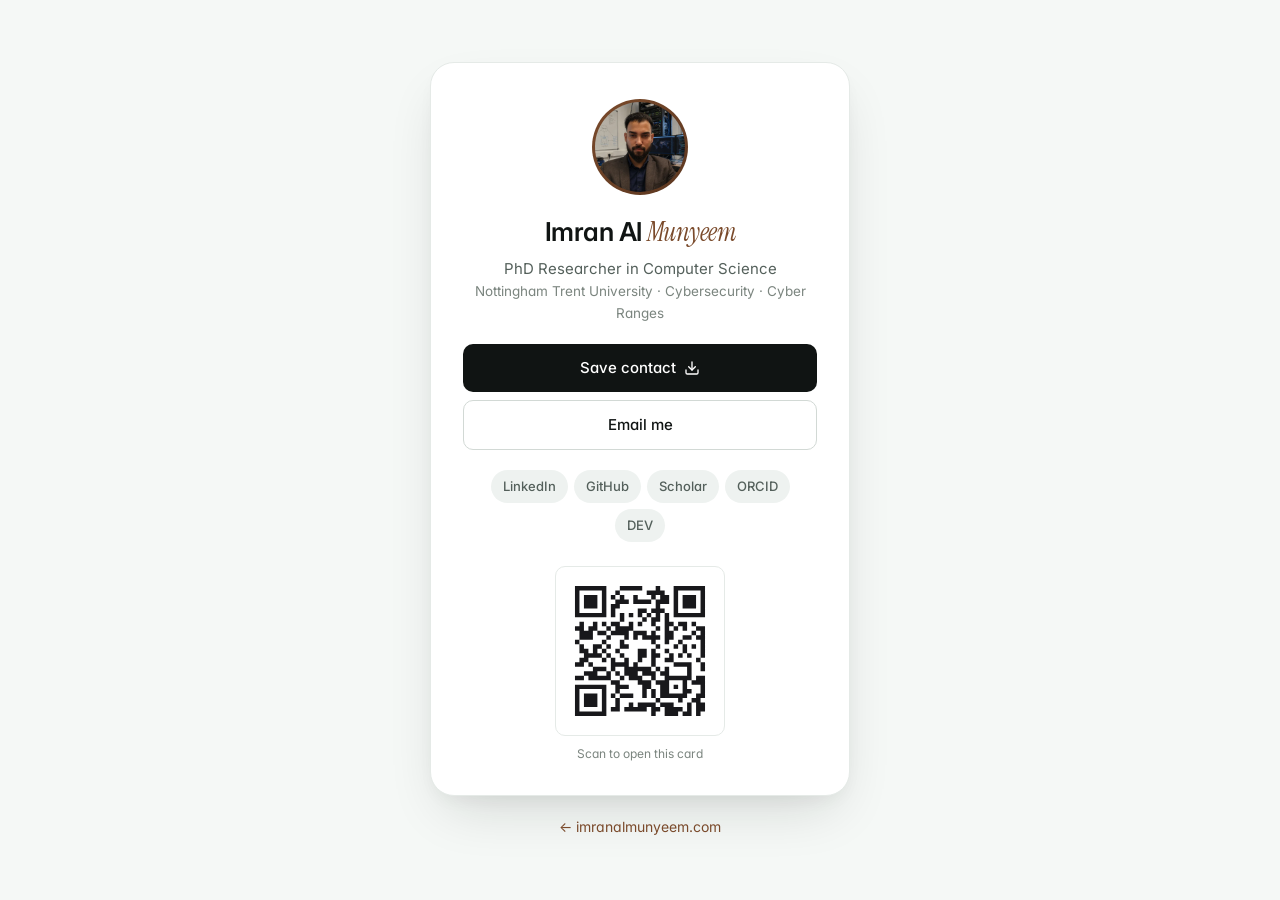
<file: card.html>
<!DOCTYPE html>
<html lang="en">
<head>
  <meta charset="UTF-8">
  <meta name="viewport" content="width=device-width, initial-scale=1.0">
  <title>Business Card — Imran Al Munyeem</title>
  <meta name="description" content="Digital business card of Imran Al Munyeem, PhD Researcher in Computer Science at Nottingham Trent University. Save the contact or scan the QR code.">

  <link rel="canonical" href="https://imranalmunyeem.com/card">
  <meta property="og:title" content="Imran Al Munyeem — Business Card">
  <meta property="og:description" content="PhD Researcher in Computer Science, Nottingham Trent University. Save my contact with one tap.">
  <meta property="og:type" content="profile">
  <meta property="og:url" content="https://imranalmunyeem.com/card">
  <meta property="og:image" content="https://imranalmunyeem.com/ogimage.jpg">

  <link rel="preconnect" href="https://fonts.googleapis.com">
  <link rel="preconnect" href="https://fonts.gstatic.com" crossorigin>
  <link href="https://fonts.googleapis.com/css2?family=Inter:wght@400;500;600;700&family=Instrument+Serif:ital@0;1&display=swap" rel="stylesheet">

  <link rel="icon" href="data:image/svg+xml,<svg xmlns='http://www.w3.org/2000/svg' viewBox='0 0 100 100'><rect width='100' height='100' rx='22' fill='%239a3412'/><text x='50' y='68' font-size='52' font-family='Georgia,serif' font-style='italic' fill='%23fdfcf8' text-anchor='middle'>M</text></svg>">

  <script>
    (function () {
      try {
        var r = document.documentElement;
        r.setAttribute('data-theme', localStorage.getItem('theme') || 'light');
        r.setAttribute('data-accent', localStorage.getItem('accent') || 'brown');
      } catch (e) {
        document.documentElement.setAttribute('data-theme', 'light');
        document.documentElement.setAttribute('data-accent', 'brown');
      }
    })();
  </script>

  <link rel="stylesheet" href="styles.css?v=20">

  <style>
    .card-page {
      min-height: 100vh;
      display: flex;
      flex-direction: column;
      align-items: center;
      justify-content: center;
      padding: 2.5rem 1.25rem;
      gap: 1.25rem;
    }
    .biz-card {
      width: 100%;
      max-width: 420px;
      background: var(--bg-raised);
      border: 1px solid var(--border);
      border-radius: var(--radius-xl);
      box-shadow: var(--shadow-lg);
      padding: 2.25rem 2rem 2rem;
      text-align: center;
    }
    .biz-avatar {
      width: 96px;
      height: 96px;
      margin: 0 auto 1rem;
      padding: 3px;
      border-radius: 50%;
      background: linear-gradient(135deg, var(--accent) 0%, var(--accent-dark) 100%);
    }
    .biz-avatar img {
      width: 100%;
      height: 100%;
      object-fit: cover;
      border-radius: 50%;
      display: block;
    }
    .biz-name {
      font-size: 1.625rem;
      font-weight: 600;
      letter-spacing: -0.02em;
      color: var(--fg);
    }
    .biz-name em {
      font-family: var(--font-serif);
      font-style: italic;
      font-weight: 400;
      color: var(--accent);
    }
    .biz-role {
      font-size: 0.9375rem;
      color: var(--fg-muted);
      margin-top: 0.25rem;
    }
    .biz-org {
      font-size: 0.8438rem;
      color: var(--fg-dim);
      margin-bottom: 1.25rem;
    }
    .biz-actions {
      display: flex;
      flex-direction: column;
      gap: 0.5rem;
      margin-bottom: 1.25rem;
    }
    .biz-actions .btn {
      width: 100%;
      justify-content: center;
    }
    .biz-links {
      display: flex;
      flex-wrap: wrap;
      justify-content: center;
      gap: 0.375rem;
      margin-bottom: 1.5rem;
    }
    .biz-links a {
      padding: 0.375rem 0.75rem;
      background: var(--bg-tint);
      border-radius: 999px;
      font-size: 0.8125rem;
      font-weight: 500;
      color: var(--fg-muted);
      transition: all 0.2s ease;
    }
    .biz-links a:hover {
      color: var(--bg-raised);
      background: var(--accent);
    }
    .biz-qr {
      display: inline-flex;
      flex-direction: column;
      align-items: center;
      gap: 0.5rem;
    }
    .biz-qr .qr-tile {
      background: #ffffff;
      border-radius: var(--radius-md);
      padding: 10px;
      line-height: 0;
      border: 1px solid var(--border);
    }
    .biz-qr .qr-tile svg {
      width: 148px;
      height: 148px;
    }
    .biz-qr p {
      font-size: 0.75rem;
      color: var(--fg-dim);
    }
    .card-back {
      font-size: 0.875rem;
      color: var(--fg-muted);
    }
    .card-back a {
      color: var(--accent);
    }
    .card-back a:hover {
      text-decoration: underline;
    }
  </style>
</head>

<body>
  <main class="card-page">
    <div class="biz-card">
      <div class="biz-avatar">
        <picture>
          <source srcset="profileavatar.webp" type="image/webp">
          <img src="profileavatar.jpg" alt="Imran Al Munyeem" width="96" height="96">
        </picture>
      </div>

      <h1 class="biz-name">Imran Al <em>Munyeem</em></h1>
      <p class="biz-role">PhD Researcher in Computer Science</p>
      <p class="biz-org">Nottingham Trent University · Cybersecurity · Cyber Ranges</p>

      <div class="biz-actions">
        <a class="btn btn-primary" href="contact.vcf" download="Imran-Al-Munyeem.vcf">
          Save contact
          <svg width="16" height="16" viewBox="0 0 24 24" fill="none" stroke="currentColor" stroke-width="2" stroke-linecap="round" stroke-linejoin="round"><path d="M21 15v4a2 2 0 0 1-2 2H5a2 2 0 0 1-2-2v-4"/><polyline points="7 10 12 15 17 10"/><line x1="12" y1="15" x2="12" y2="3"/></svg>
        </a>
        <a class="btn btn-ghost" href="mailto:hello@imranalmunyeem.com">Email me</a>
      </div>

      <div class="biz-links">
        <a href="https://www.linkedin.com/in/imranalmunyeem/" target="_blank" rel="noopener">LinkedIn</a>
        <a href="https://github.com/imranalmunyeem" target="_blank" rel="noopener">GitHub</a>
        <a href="https://scholar.google.com/citations?user=b2R3NKsAAAAJ" target="_blank" rel="noopener">Scholar</a>
        <a href="https://orcid.org/0009-0007-3538-1172" target="_blank" rel="noopener">ORCID</a>
        <a href="https://dev.to/imranalmunyeem" target="_blank" rel="noopener">DEV</a>
      </div>

      <div class="biz-qr">
        <div class="qr-tile" aria-label="QR code linking to this business card">
          <svg xmlns="http://www.w3.org/2000/svg" viewBox="0 0 198 198"><path transform="scale(6)" stroke="#18181b" d="M2 2.5h7m3 0h5m3 0h1m3 0h7m-29 1h1m5 0h1m2 0h1m6 0h4m2 0h1m5 0h1m-29 1h1m1 0h3m1 0h1m1 0h1m1 0h1m2 0h1m3 0h1m1 0h2m1 0h1m1 0h3m1 0h1m-29 1h1m1 0h3m1 0h1m2 0h3m1 0h4m1 0h3m1 0h1m1 0h3m1 0h1m-29 1h1m1 0h3m1 0h1m1 0h2m8 0h1m3 0h1m1 0h3m1 0h1m-29 1h1m5 0h1m1 0h1m5 0h2m1 0h3m2 0h1m5 0h1m-29 1h7m1 0h1m1 0h1m1 0h1m1 0h1m1 0h1m1 0h1m1 0h1m1 0h7m-19 1h1m4 0h1m1 0h2m1 0h1m-20 1h1m2 0h1m1 0h1m1 0h2m2 0h1m1 0h1m2 0h1m2 0h2m1 0h2m1 0h1m-27 1h2m1 0h2m2 0h1m1 0h4m5 0h1m1 0h1m1 0h1m1 0h1m2 0h2m-28 1h3m1 0h2m1 0h4m1 0h3m1 0h1m2 0h2m4 0h1m1 0h1m-28 1h3m3 0h1m3 0h1m1 0h1m1 0h4m1 0h2m2 0h2m1 0h2m-29 1h1m5 0h1m3 0h1m6 0h1m2 0h1m2 0h1m4 0h1m-28 1h1m2 0h2m1 0h1m2 0h2m6 0h1m3 0h1m1 0h1m1 0h1m1 0h1m-28 1h2m1 0h1m1 0h1m2 0h1m4 0h2m1 0h1m2 0h1m3 0h1m3 0h1m-27 1h4m1 0h1m2 0h1m3 0h2m1 0h2m2 0h1m1 0h1m1 0h1m2 0h1m-28 1h2m3 0h1m1 0h1m2 0h1m2 0h1m2 0h1m2 0h2m5 0h1m-28 1h2m1 0h1m4 0h4m1 0h1m3 0h1m4 0h4m2 0h1m-25 1h3m1 0h1m2 0h6m1 0h1m1 0h1m4 0h1m2 0h1m-27 1h3m2 0h1m1 0h1m1 0h3m1 0h3m1 0h2m4 0h1m-26 1h2m1 0h5m2 0h1m1 0h3m2 0h1m2 0h6m1 0h2m-21 1h2m4 0h3m1 0h3m3 0h1m1 0h3m-29 1h7m2 0h3m3 0h2m2 0h2m1 0h1m1 0h1m3 0h1m-29 1h1m5 0h1m2 0h1m5 0h1m1 0h1m1 0h2m3 0h2m2 0h1m-29 1h1m1 0h3m1 0h1m1 0h1m1 0h3m2 0h1m1 0h1m1 0h6m2 0h2m-29 1h1m1 0h3m1 0h1m2 0h1m8 0h1m4 0h1m2 0h2m-28 1h1m1 0h3m1 0h1m2 0h1m2 0h1m1 0h4m1 0h3m3 0h1m1 0h2m-29 1h1m5 0h1m1 0h2m1 0h5m1 0h2m1 0h4m1 0h1m1 0h2m-29 1h7m10 0h1m2 0h3m1 0h2m1 0h1"/></svg>
        </div>
        <p>Scan to open this card</p>
      </div>
    </div>

    <p class="card-back"><a href="/">← imranalmunyeem.com</a></p>
  </main>
</body>
</html>
</file>
<file: styles.css>
/* ============================================================
   Imran Al Munyeem — portfolio
   Modern classy: warm cream palette, editorial serif accents,
   subtle motion, dark mode via prefers-color-scheme.
   ============================================================ */

:root {
  color-scheme: dark;

  /* Dark (default — classy neutral black) */
  --bg: #0a0a0b;
  --bg-raised: #141416;
  --bg-tint: #1c1c1f;
  --fg: #f4f4f5;
  --fg-muted: #a1a1aa;
  --fg-dim: #71717a;
  --border: #26262a;
  --border-strong: #3a3a40;
  --ok: #4ade80;

  --accent: #f59e0b;
  --accent-dark: #fbbf24;
  --accent-soft: color-mix(in srgb, var(--accent) 16%, transparent);

  --shadow-sm: 0 1px 2px 0 rgba(0, 0, 0, 0.4);
  --shadow-md: 0 4px 16px -4px rgba(0, 0, 0, 0.5), 0 2px 4px -2px rgba(0, 0, 0, 0.4);
  --shadow-lg: 0 12px 32px -8px rgba(0, 0, 0, 0.6), 0 4px 8px -4px rgba(0, 0, 0, 0.5);

  --font-sans: "Inter", system-ui, -apple-system, "Segoe UI", Roboto, "Helvetica Neue", Arial, sans-serif;
  --font-serif: "Instrument Serif", Georgia, "Times New Roman", serif;

  --radius-sm: 6px;
  --radius-md: 10px;
  --radius-lg: 16px;
  --radius-xl: 24px;

  --max-width: 1120px;
  --content-width: 760px;
}

:root[data-theme="light"] {
  color-scheme: light;

  --bg: #f5f8f6;
  --bg-raised: #ffffff;
  --bg-tint: #eef2f0;
  --fg: #101413;
  --fg-muted: #54605b;
  --fg-dim: #7b857f;
  --border: #e5eae7;
  --border-strong: #d2d9d5;
  --ok: #15803d;

  --accent: #b45309;
  --accent-dark: #92400e;

  --shadow-sm: 0 1px 2px 0 rgba(16, 24, 20, 0.05);
  --shadow-md: 0 6px 24px -6px rgba(16, 24, 20, 0.10), 0 2px 6px -2px rgba(16, 24, 20, 0.05);
  --shadow-lg: 0 24px 56px -16px rgba(16, 24, 20, 0.16), 0 8px 20px -8px rgba(16, 24, 20, 0.07);
}

/* Accent options (dark values by default, deeper values in light mode for contrast) */
:root[data-accent="emerald"] { --accent: #34d399; --accent-dark: #6ee7b7; }
:root[data-theme="light"][data-accent="emerald"] { --accent: #047857; --accent-dark: #065f46; }

:root[data-accent="sky"] { --accent: #60a5fa; --accent-dark: #93c5fd; }
:root[data-theme="light"][data-accent="sky"] { --accent: #1d4ed8; --accent-dark: #1e40af; }

:root[data-accent="violet"] { --accent: #a78bfa; --accent-dark: #c4b5fd; }
:root[data-theme="light"][data-accent="violet"] { --accent: #6d28d9; --accent-dark: #5b21b6; }

:root[data-accent="rose"] { --accent: #fb7185; --accent-dark: #fda4af; }
:root[data-theme="light"][data-accent="rose"] { --accent: #be123c; --accent-dark: #9f1239; }

:root[data-accent="brown"] { --accent: #c69a6d; --accent-dark: #e0bd94; }
:root[data-theme="light"][data-accent="brown"] { --accent: #7a4a2b; --accent-dark: #5c3720; }

/* ============================================================
   RESET + BASE
   ============================================================ */

*, *::before, *::after {
  box-sizing: border-box;
  margin: 0;
  padding: 0;
}

html {
  font-size: 16px;
  -webkit-text-size-adjust: 100%;
  scroll-behavior: smooth;
  scroll-padding-top: 80px;
}

body {
  background: var(--bg);
  color: var(--fg);
  font-family: var(--font-sans);
  font-feature-settings: "cv11", "ss01";
  line-height: 1.6;
  min-height: 100vh;
  -webkit-font-smoothing: antialiased;
  -moz-osx-font-smoothing: grayscale;
  overflow-x: hidden;
}

a {
  color: var(--fg);
  text-decoration: none;
  transition: color 0.2s ease, opacity 0.2s ease;
}

a:focus-visible {
  outline: 2px solid var(--accent);
  outline-offset: 3px;
  border-radius: 3px;
}

img, svg {
  display: block;
  max-width: 100%;
}

::selection {
  background: var(--accent);
  color: var(--bg-raised);
}

.placeholder {
  color: var(--accent);
  font-style: italic;
  font-family: var(--font-serif);
  font-size: 1.05em;
  font-weight: 400;
}

/* ============================================================
   NAV
   ============================================================ */

.nav {
  position: fixed;
  top: 0;
  left: 0;
  right: 0;
  z-index: 100;
  display: flex;
  align-items: center;
  justify-content: space-between;
  padding: 1rem 2rem;
  max-width: 100%;
  background: rgba(10, 10, 11, 0.8);
  backdrop-filter: saturate(180%) blur(12px);
  -webkit-backdrop-filter: saturate(180%) blur(12px);
  border-bottom: 1px solid transparent;
  transition: border-color 0.2s ease, background 0.2s ease;
}

:root[data-theme="light"] .nav {
  background: rgba(245, 248, 246, 0.82);
}

.nav.scrolled {
  border-bottom-color: var(--border);
}

.nav-logo {
  display: flex;
  align-items: center;
  gap: 0.625rem;
  font-weight: 500;
  font-size: 0.9375rem;
  letter-spacing: -0.01em;
}

.logo-mark {
  width: 28px;
  height: 28px;
  background: var(--accent);
  color: var(--bg-raised);
  border-radius: 8px;
  display: flex;
  align-items: center;
  justify-content: center;
  font-family: var(--font-serif);
  font-style: italic;
  font-size: 1.125rem;
  line-height: 1;
  padding-bottom: 2px;
}

.nav-links {
  display: flex;
  gap: 1.15rem;
  font-size: 0.85rem;
  font-weight: 500;
}

.nav-links a {
  color: var(--fg-muted);
  position: relative;
}

.nav-links a::after {
  content: "";
  position: absolute;
  bottom: -4px;
  left: 0;
  right: 0;
  height: 1px;
  background: var(--accent);
  transform: scaleX(0);
  transform-origin: right;
  transition: transform 0.3s ease;
}

.nav-links a:hover {
  color: var(--fg);
}

.nav-links a:hover::after {
  transform: scaleX(1);
  transform-origin: left;
}

.nav-cta {
  display: inline-flex;
  align-items: center;
  gap: 0.375rem;
  padding: 0.5rem 0.875rem;
  background: var(--fg);
  color: var(--bg-raised) !important;
  border-radius: var(--radius-md);
  font-size: 0.875rem;
  font-weight: 500;
  transition: transform 0.15s ease, box-shadow 0.2s ease;
}

.nav-cta:hover {
  transform: translateY(-1px);
  box-shadow: var(--shadow-md);
}

.nav-right {
  display: flex;
  align-items: center;
  gap: 0.625rem;
}

.theme-switch {
  position: relative;
}

.theme-toggle {
  display: inline-flex;
  align-items: center;
  justify-content: center;
  width: 36px;
  height: 36px;
  background: var(--bg-raised);
  border: 1px solid var(--border);
  border-radius: var(--radius-md);
  color: var(--fg-muted);
  cursor: pointer;
  transition: color 0.2s ease, border-color 0.2s ease, transform 0.15s ease;
}

.theme-toggle:hover {
  color: var(--accent);
  border-color: var(--border-strong);
  transform: translateY(-1px);
}

.theme-panel {
  position: absolute;
  top: calc(100% + 0.625rem);
  right: 0;
  width: 220px;
  padding: 1rem;
  background: var(--bg-raised);
  border: 1px solid var(--border);
  border-radius: var(--radius-lg);
  box-shadow: var(--shadow-lg);
  z-index: 200;
  display: flex;
  flex-direction: column;
  gap: 0.5rem;
}

.theme-panel[hidden] {
  display: none;
}

.theme-panel-label {
  font-size: 0.6875rem;
  font-weight: 600;
  text-transform: uppercase;
  letter-spacing: 0.08em;
  color: var(--fg-dim);
}

.theme-panel-label:not(:first-child) {
  margin-top: 0.5rem;
}

.theme-modes {
  display: grid;
  grid-template-columns: 1fr 1fr;
  gap: 0.375rem;
}

.theme-modes button {
  padding: 0.5rem;
  font-family: inherit;
  font-size: 0.8125rem;
  font-weight: 500;
  background: var(--bg-tint);
  border: 1px solid transparent;
  border-radius: var(--radius-sm);
  color: var(--fg-muted);
  cursor: pointer;
  transition: all 0.2s ease;
}

.theme-modes button:hover {
  color: var(--fg);
}

.theme-modes button.active {
  background: var(--accent-soft);
  color: var(--accent);
  border-color: var(--accent);
}

.theme-accents {
  display: flex;
  flex-wrap: wrap;
  gap: 0.5rem;
}

.swatch {
  width: 26px;
  height: 26px;
  padding: 0;
  border-radius: 50%;
  background: var(--sw);
  border: 2px solid transparent;
  cursor: pointer;
  transition: transform 0.15s ease, box-shadow 0.2s ease;
}

.swatch:hover {
  transform: scale(1.12);
}

.swatch.active {
  box-shadow: 0 0 0 2px var(--bg-raised), 0 0 0 4px var(--sw);
}

.nav-toggle {
  display: none;
  align-items: center;
  justify-content: center;
  width: 36px;
  height: 36px;
  background: var(--bg-raised);
  border: 1px solid var(--border);
  border-radius: var(--radius-md);
  color: var(--fg-muted);
  cursor: pointer;
  transition: color 0.2s ease, border-color 0.2s ease;
}

.nav-toggle:hover {
  color: var(--fg);
  border-color: var(--border-strong);
}

.nav-toggle .icon-close {
  display: none;
}

.nav.menu-open .nav-toggle .icon-menu {
  display: none;
}

.nav.menu-open .nav-toggle .icon-close {
  display: inline;
}

@media (max-width: 1160px) {
  .logo-text {
    display: none;
  }
  .nav-links {
    gap: 0.85rem;
    font-size: 0.8rem;
  }
}

@media (max-width: 880px) {
  .nav-toggle {
    display: inline-flex;
  }
  .nav-links {
    display: none;
    position: absolute;
    top: 100%;
    left: 0;
    right: 0;
    flex-direction: column;
    gap: 0;
    padding: 0.5rem 1.5rem 1rem;
    background: var(--bg-raised);
    border-bottom: 1px solid var(--border);
    box-shadow: var(--shadow-lg);
  }
  .nav.menu-open .nav-links {
    display: flex;
  }
  .nav-links a {
    padding: 0.85rem 0.25rem;
    font-size: 0.95rem;
    color: var(--fg);
    border-bottom: 1px solid var(--border);
  }
  .nav-links a:last-child {
    border-bottom: none;
  }
  .nav-links a::after {
    display: none;
  }
}

@media (max-width: 720px) {
  .nav {
    padding: 0.875rem 1.25rem;
  }
  .nav-links {
    padding: 0.5rem 1.25rem 1rem;
  }
  .logo-text {
    display: none;
  }
}

/* ============================================================
   HERO
   ============================================================ */

.hero {
  position: relative;
  padding: 8rem 2rem 6rem;
  max-width: var(--max-width);
  margin: 0 auto;
}

.hero::before {
  content: "";
  position: absolute;
  inset: 0;
  background:
    radial-gradient(58% 52% at 32% 22%,
      color-mix(in srgb, var(--accent) 15%, transparent) 0%, transparent 68%),
    radial-gradient(45% 40% at 88% 12%,
      color-mix(in srgb, var(--accent) 8%, transparent) 0%, transparent 70%);
  pointer-events: none;
  z-index: 0;
}

.hero-inner {
  position: relative;
  z-index: 1;
}

.hero-inner {
  display: grid;
  grid-template-columns: auto 1fr;
  gap: 3rem;
  align-items: start;
}

.hero-avatar {
  display: flex;
  flex-direction: column;
  align-items: center;
  gap: 1rem;
}

.avatar-ring {
  padding: 4px;
  border-radius: 50%;
  background: linear-gradient(135deg, var(--accent) 0%, var(--accent-dark) 100%);
}

.avatar-circle {
  width: 128px;
  height: 128px;
  background: var(--bg-raised);
  border-radius: 50%;
  display: flex;
  align-items: center;
  justify-content: center;
  overflow: hidden;
}

.avatar-circle img {
  width: 100%;
  height: 100%;
  object-fit: cover;
  border-radius: 50%;
}

.hero-available {
  display: inline-flex;
  align-items: center;
  gap: 0.5rem;
  padding: 0.375rem 0.75rem;
  background: var(--bg-raised);
  border: 1px solid var(--border);
  border-radius: 999px;
  font-size: 0.8125rem;
  color: var(--fg-muted);
  font-weight: 500;
  box-shadow: var(--shadow-sm);
}

.hero-available .dot {
  width: 6px;
  height: 6px;
  background: var(--ok);
  border-radius: 50%;
  box-shadow: 0 0 0 3px rgba(34, 197, 94, 0.15);
  animation: pulse 2s ease-in-out infinite;
}

@keyframes pulse {
  0%, 100% { opacity: 1; }
  50% { opacity: 0.5; }
}

.hero-content {
  max-width: 680px;
}

.eyebrow {
  font-size: 0.8125rem;
  font-weight: 500;
  color: var(--fg-muted);
  text-transform: uppercase;
  letter-spacing: 0.08em;
  margin-bottom: 1.25rem;
}

.hero-name {
  font-size: clamp(2.5rem, 6vw, 4.25rem);
  font-weight: 500;
  line-height: 1.02;
  letter-spacing: -0.035em;
  margin-bottom: 1.75rem;
  color: var(--fg);
}

.hero-name em {
  font-family: var(--font-serif);
  font-weight: 400;
  font-style: italic;
  color: var(--accent);
  letter-spacing: -0.02em;
  font-size: 1.05em;
}

.hero-lead {
  font-size: 1.125rem;
  line-height: 1.65;
  color: var(--fg-muted);
  margin-bottom: 2rem;
  max-width: 58ch;
}

.hero-socials {
  display: flex;
  flex-direction: column;
  align-items: flex-start;
  gap: 0.625rem;
}

.social-row {
  display: flex;
  flex-wrap: wrap;
  gap: 0.4rem;
}

.hero-cv {
  display: inline-flex;
  align-items: center;
  gap: 0.5rem;
  padding: 0.5rem 0.9375rem;
  background: var(--fg);
  color: var(--bg-raised) !important;
  border: 1px solid var(--fg);
  border-radius: var(--radius-md);
  font-size: 0.875rem;
  font-weight: 500;
  transition: transform 0.15s ease, box-shadow 0.2s ease;
}

.hero-cv:hover {
  transform: translateY(-1px);
  box-shadow: var(--shadow-md);
}

.social-link {
  display: inline-flex;
  align-items: center;
  gap: 0.4rem;
  padding: 0.5rem 0.75rem;
  background: var(--bg-raised);
  border: 1px solid var(--border);
  border-radius: var(--radius-md);
  font-size: 0.8438rem;
  font-weight: 500;
  color: var(--fg-muted);
  transition: all 0.2s ease;
}

.social-link:hover {
  color: var(--fg);
  border-color: var(--border-strong);
  transform: translateY(-1px);
  box-shadow: var(--shadow-sm);
}

.social-icon-only {
  padding: 0.5rem;
  justify-content: center;
}

.placeholder-link {
  opacity: 0.6;
}

@media (max-width: 720px) {
  .hero {
    padding: 6rem 1.25rem 4rem;
  }
  .hero-inner {
    grid-template-columns: 1fr;
    gap: 2rem;
  }
  .hero-avatar {
    align-items: flex-start;
  }
  .avatar-circle {
    width: 96px;
    height: 96px;
    font-size: 2.25rem;
  }
}

/* ============================================================
   SECTIONS
   ============================================================ */

.section {
  max-width: var(--max-width);
  margin: 0 auto;
  padding: 5rem 2rem;
}

.section-head {
  margin-bottom: 3rem;
  max-width: var(--content-width);
}

.section-label {
  display: inline-block;
  font-size: 0.75rem;
  font-weight: 600;
  color: var(--accent);
  text-transform: uppercase;
  letter-spacing: 0.12em;
  margin-bottom: 0.875rem;
  padding: 0.25rem 0.625rem;
  background: var(--accent-soft);
  border-radius: 999px;
}

.section-title {
  font-size: clamp(1.75rem, 4vw, 2.5rem);
  font-weight: 500;
  line-height: 1.15;
  letter-spacing: -0.025em;
  color: var(--fg);
}

.section-title em {
  font-family: var(--font-serif);
  font-weight: 400;
  font-style: italic;
  color: var(--accent);
  font-size: 1.1em;
}

@media (max-width: 720px) {
  .section {
    padding: 3.5rem 1.25rem;
  }
  .section-head {
    margin-bottom: 2rem;
  }
}

/* ============================================================
   ABOUT
   ============================================================ */

.about-grid {
  display: grid;
  grid-template-columns: 1.5fr 1fr;
  gap: 4rem;
  align-items: start;
}

.about-prose p {
  font-size: 1.0625rem;
  line-height: 1.75;
  color: var(--fg-muted);
  margin-bottom: 1.25rem;
}

.about-prose em {
  font-family: var(--font-serif);
  font-style: italic;
  color: var(--fg);
  font-size: 1.1em;
  font-weight: 400;
}

.about-stats {
  display: grid;
  grid-template-columns: 1fr 1fr;
  gap: 1rem;
}

.stat {
  padding: 1.25rem;
  background: var(--bg-raised);
  border: 1px solid var(--border);
  border-radius: var(--radius-md);
  transition: border-color 0.2s ease, transform 0.2s ease;
}

.stat:hover {
  border-color: var(--border-strong);
  transform: translateY(-2px);
}

.stat-num {
  font-size: 2rem;
  font-weight: 500;
  letter-spacing: -0.03em;
  color: var(--fg);
  line-height: 1;
  margin-bottom: 0.5rem;
  font-feature-settings: "tnum";
}

.stat-num span {
  color: var(--accent);
  font-family: var(--font-serif);
  font-style: italic;
  font-weight: 400;
}

.stat-label {
  font-size: 0.8125rem;
  color: var(--fg-muted);
  line-height: 1.4;
}

.stat-wide {
  grid-column: 1 / -1;
}

@media (max-width: 860px) {
  .about-grid {
    grid-template-columns: 1fr;
    gap: 2.5rem;
  }
}

/* ============================================================
   PUBLICATIONS
   ============================================================ */

.pubs {
  display: flex;
  flex-direction: column;
  gap: 1rem;
  max-width: var(--content-width);
}

.pub-card {
  padding: 1.75rem;
  background: var(--bg-raised);
  border: 1px solid var(--border);
  border-radius: var(--radius-lg);
  transition: all 0.25s ease;
}

.pub-card:hover {
  border-color: var(--border-strong);
  box-shadow: var(--shadow-md);
  transform: translateY(-2px);
}

.pub-meta {
  display: flex;
  align-items: center;
  gap: 0.75rem;
  margin-bottom: 0.875rem;
}

.badge {
  display: inline-block;
  padding: 0.25rem 0.625rem;
  border-radius: 999px;
  font-size: 0.75rem;
  font-weight: 600;
  letter-spacing: 0.02em;
}

.badge-venue {
  background: var(--accent-soft);
  color: var(--accent);
}

.badge-draft {
  background: var(--bg-tint);
  color: var(--fg-muted);
  border: 1px dashed var(--border-strong);
}

.pub-year {
  font-size: 0.8125rem;
  color: var(--fg-dim);
  font-variant-numeric: tabular-nums;
}

.pub-title {
  font-size: 1.1875rem;
  font-weight: 500;
  line-height: 1.35;
  letter-spacing: -0.015em;
  margin-bottom: 0.375rem;
  color: var(--fg);
}

.pub-authors {
  font-size: 0.9375rem;
  color: var(--fg-muted);
  margin-bottom: 1rem;
}

.pub-actions {
  display: flex;
  gap: 0.5rem;
  margin-top: 1rem;
}

.pub-link {
  display: inline-flex;
  align-items: center;
  gap: 0.375rem;
  padding: 0.375rem 0.75rem;
  background: var(--bg-tint);
  border-radius: var(--radius-sm);
  font-size: 0.8125rem;
  font-weight: 500;
  color: var(--fg-muted);
  transition: all 0.2s ease;
}

.pub-link:hover {
  background: var(--accent);
  color: var(--bg-raised);
}

.pub-pending {
  opacity: 0.7;
  border-style: dashed;
}

.pub-pending .pub-title {
  font-style: italic;
  color: var(--fg-muted);
}

/* ============================================================
   FOCUS / AWARDS CARDS
   ============================================================ */

.focus-grid {
  display: grid;
  grid-template-columns: repeat(auto-fit, minmax(280px, 1fr));
  gap: 1.25rem;
}

.focus-card {
  padding: 1.75rem;
  background: var(--bg-raised);
  border: 1px solid var(--border);
  border-radius: var(--radius-lg);
  transition: all 0.25s ease;
}

.focus-card:hover {
  border-color: var(--border-strong);
  box-shadow: var(--shadow-md);
  transform: translateY(-2px);
}

.focus-card h3 {
  font-size: 1.1875rem;
  font-weight: 500;
  line-height: 1.35;
  letter-spacing: -0.015em;
  margin-bottom: 0.625rem;
  color: var(--fg);
}

.focus-card p {
  font-size: 0.9375rem;
  line-height: 1.6;
  color: var(--fg-muted);
}

/* ============================================================
   ACADEMIC PROFILE CARDS
   ============================================================ */

.profile-list {
  display: flex;
  flex-direction: column;
  gap: 1rem;
  max-width: var(--content-width);
}

.profile-card {
  display: flex;
  flex-direction: row;
  align-items: center;
  justify-content: space-between;
  gap: 1rem;
  padding: 1.25rem 1.625rem;
  background: var(--bg-raised);
  border: 1px solid var(--border);
  border-radius: var(--radius-lg);
  color: var(--fg);
  transition: all 0.25s ease;
}

.profile-card:hover {
  border-color: var(--border-strong);
  box-shadow: var(--shadow-md);
  transform: translateY(-2px);
}

.profile-info {
  display: flex;
  flex-direction: column;
  gap: 0.25rem;
}

.profile-card span {
  font-size: 1.0625rem;
  font-weight: 600;
  letter-spacing: -0.01em;
  color: var(--accent);
}

.profile-card p {
  font-size: 0.875rem;
  line-height: 1.5;
  color: var(--fg-muted);
  word-break: break-word;
}

.profile-arrow {
  font-size: 1.125rem;
  color: var(--fg-dim);
  flex-shrink: 0;
  transition: transform 0.2s ease, color 0.2s ease;
}

.profile-card:hover .profile-arrow {
  color: var(--accent);
  transform: translate(2px, -2px);
}

/* ============================================================
   RESEARCH INTERESTS
   ============================================================ */

.interests {
  max-width: var(--content-width);
}

.interests-lead {
  font-size: 1.0625rem;
  line-height: 1.7;
  color: var(--fg-muted);
  margin-bottom: 1.5rem;
}

.interest-tags {
  display: flex;
  flex-wrap: wrap;
  gap: 0.5rem;
}

.interest-tag {
  display: inline-block;
  padding: 0.4375rem 0.875rem;
  background: var(--accent-soft);
  color: var(--accent);
  border: 1px solid transparent;
  border-radius: 999px;
  font-size: 0.875rem;
  font-weight: 500;
  transition: all 0.2s ease;
}

.interest-tag:hover {
  border-color: var(--accent);
  transform: translateY(-1px);
}

/* ============================================================
   TALKS & PRESENTATIONS
   ============================================================ */

.talk-groups {
  max-width: var(--content-width);
}

.talk-group {
  margin-bottom: 2.5rem;
}

.talk-group:last-child {
  margin-bottom: 0;
}

.talk-year {
  font-family: var(--font-serif);
  font-style: italic;
  font-size: 2.25rem;
  line-height: 1;
  color: var(--accent);
  letter-spacing: -0.02em;
  margin-bottom: 0.875rem;
}

.talk-cat {
  font-size: 0.75rem;
  font-weight: 600;
  text-transform: uppercase;
  letter-spacing: 0.1em;
  color: var(--fg-dim);
  margin-bottom: 0.375rem;
}

.talk-list {
  list-style: none;
}

.talk-list li {
  position: relative;
  padding: 0.7rem 0 0.7rem 1.25rem;
  border-bottom: 1px solid var(--border);
  font-size: 0.9375rem;
  font-weight: 500;
  color: var(--fg);
  line-height: 1.55;
}

.talk-list li:last-child {
  border-bottom: none;
}

.talk-list li::before {
  content: "";
  position: absolute;
  left: 0;
  top: 1.15rem;
  width: 6px;
  height: 6px;
  border-radius: 50%;
  background: var(--accent);
}

.talk-venue {
  color: var(--fg-muted);
  font-weight: 400;
}

.talk-list a {
  color: var(--accent);
  font-weight: 500;
}

.talk-list a:hover {
  text-decoration: underline;
}

/* ============================================================
   AWARDS & FUNDING (list)
   ============================================================ */

.award-list {
  display: flex;
  flex-direction: column;
  gap: 1rem;
  max-width: var(--content-width);
}

.award-card {
  padding: 1.5rem 1.625rem;
  background: var(--bg-raised);
  border: 1px solid var(--border);
  border-radius: var(--radius-lg);
  transition: all 0.25s ease;
}

.award-card:hover {
  border-color: var(--border-strong);
  box-shadow: var(--shadow-md);
  transform: translateY(-2px);
}

.award-org {
  display: inline-block;
  font-size: 0.75rem;
  font-weight: 600;
  letter-spacing: 0.02em;
  color: var(--accent);
  background: var(--accent-soft);
  padding: 0.25rem 0.625rem;
  border-radius: 999px;
  margin-bottom: 0.75rem;
}

.award-title {
  font-size: 1.125rem;
  font-weight: 500;
  line-height: 1.35;
  letter-spacing: -0.015em;
  color: var(--fg);
  margin-bottom: 0.5rem;
}

.award-desc {
  font-size: 0.9375rem;
  line-height: 1.6;
  color: var(--fg-muted);
}

/* ============================================================
   BOOKS
   ============================================================ */

.book-list {
  display: flex;
  flex-direction: column;
  gap: 1.25rem;
  max-width: var(--content-width);
}

.book-card {
  display: flex;
  gap: 1.75rem;
  padding: 1.75rem;
  background: var(--bg-raised);
  border: 1px solid var(--border);
  border-radius: var(--radius-lg);
  transition: all 0.25s ease;
}

.book-card:hover {
  border-color: var(--border-strong);
  box-shadow: var(--shadow-md);
  transform: translateY(-2px);
}

.book-cover {
  flex-shrink: 0;
  width: 150px;
  min-height: 210px;
  border-radius: var(--radius-md);
  padding: 1.25rem 1rem;
  display: flex;
  flex-direction: column;
  gap: 0.5rem;
  color: rgba(255, 255, 255, 0.95);
  box-shadow: var(--shadow-md);
  position: relative;
  overflow: hidden;
}

.book-cover::before {
  content: "";
  position: absolute;
  top: 0;
  left: 10px;
  bottom: 0;
  width: 2px;
  background: rgba(255, 255, 255, 0.25);
}

.book-cover-kicker {
  font-size: 0.625rem;
  text-transform: uppercase;
  letter-spacing: 0.1em;
  opacity: 0.85;
  margin-left: 0.5rem;
}

.book-cover-title {
  font-family: var(--font-serif);
  font-style: italic;
  font-size: 1.375rem;
  line-height: 1.15;
  margin-left: 0.5rem;
  margin-top: auto;
}

.book-cover-sub {
  font-size: 0.6875rem;
  line-height: 1.35;
  opacity: 0.9;
  margin-left: 0.5rem;
}

.book-body {
  display: flex;
  flex-direction: column;
}

.book-title {
  font-size: 1.1875rem;
  font-weight: 500;
  line-height: 1.35;
  letter-spacing: -0.015em;
  color: var(--fg);
  margin-bottom: 0.75rem;
}

.book-desc {
  font-size: 0.9375rem;
  line-height: 1.6;
  color: var(--fg-muted);
  margin-bottom: 1rem;
}

.book-body .pub-actions {
  margin-top: auto;
}

@media (max-width: 560px) {
  .book-card {
    flex-direction: column;
    gap: 1.25rem;
  }
  .book-cover {
    width: 100%;
    min-height: 160px;
  }
}

/* ============================================================
   GALLERY
   ============================================================ */

.gallery-grid {
  display: grid;
  grid-template-columns: repeat(auto-fill, minmax(260px, 1fr));
  gap: 1.25rem;
}

.gallery-item {
  margin: 0;
}

.gallery-media {
  position: relative;
  aspect-ratio: 4 / 3;
  border-radius: var(--radius-lg);
  overflow: hidden;
  border: 1px solid var(--border);
}

.gallery-media img {
  position: absolute;
  inset: 0;
  width: 100%;
  height: 100%;
  object-fit: cover;
  transition: transform 0.4s ease;
}

.gallery-item:hover .gallery-media img {
  transform: scale(1.05);
}

.gallery-item figcaption {
  margin-top: 0.75rem;
  font-size: 0.875rem;
  line-height: 1.45;
  color: var(--fg-muted);
}

/* ============================================================
   BLOG
   ============================================================ */

.blog-cta {
  display: flex;
  align-items: center;
  gap: 1.5rem;
  max-width: var(--content-width);
  padding: 1.75rem;
  background: var(--bg-raised);
  border: 1px solid var(--border);
  border-radius: var(--radius-lg);
  color: var(--fg);
  transition: all 0.25s ease;
}

.blog-cta:hover {
  border-color: var(--border-strong);
  box-shadow: var(--shadow-md);
  transform: translateY(-2px);
}

.blog-cta-icon {
  flex-shrink: 0;
  width: 64px;
  height: 64px;
  border-radius: var(--radius-md);
  background: #0a0a0a;
  color: #ffffff;
  display: flex;
  align-items: center;
  justify-content: center;
  font-weight: 800;
  font-size: 1.0625rem;
  letter-spacing: -0.02em;
  border: 1px solid #2a2a2a;
}

.blog-cta-body h3 {
  font-size: 1.1875rem;
  font-weight: 500;
  letter-spacing: -0.015em;
  color: var(--fg);
  margin-bottom: 0.375rem;
}

.blog-cta-body p {
  font-size: 0.9375rem;
  line-height: 1.55;
  color: var(--fg-muted);
  margin-bottom: 0.625rem;
}

.blog-cta-link {
  font-size: 0.875rem;
  font-weight: 500;
  color: var(--accent);
  display: inline-flex;
  align-items: center;
  gap: 0.25rem;
  transition: gap 0.2s ease;
}

.blog-cta:hover .blog-cta-link {
  gap: 0.5rem;
}

@media (max-width: 560px) {
  .blog-cta {
    flex-direction: column;
    align-items: flex-start;
    gap: 1rem;
  }
}

/* ============================================================
   CERTIFICATIONS
   ============================================================ */

.cert-grid {
  display: flex;
  flex-direction: column;
  gap: 1rem;
  max-width: var(--content-width);
}

.cert-card {
  display: flex;
  flex-direction: column;
  padding: 1.375rem 1.625rem;
  background: var(--bg-raised);
  border: 1px solid var(--border);
  border-radius: var(--radius-lg);
  transition: all 0.25s ease;
}

.cert-card:hover {
  border-color: var(--border-strong);
  box-shadow: var(--shadow-md);
  transform: translateY(-2px);
}

.cert-head {
  display: flex;
  align-items: center;
  justify-content: space-between;
  gap: 0.75rem;
  margin-bottom: 0.75rem;
}

.cert-issuer {
  font-size: 0.75rem;
  font-weight: 600;
  letter-spacing: 0.02em;
  color: var(--accent);
  background: var(--accent-soft);
  padding: 0.25rem 0.625rem;
  border-radius: 999px;
}

.cert-date {
  font-size: 0.8125rem;
  color: var(--fg-dim);
  font-variant-numeric: tabular-nums;
  white-space: nowrap;
}

.cert-title {
  font-size: 1.0625rem;
  font-weight: 500;
  line-height: 1.35;
  letter-spacing: -0.015em;
  color: var(--fg);
  margin-bottom: 1rem;
  flex: 1;
}

.cert-skills {
  display: flex;
  flex-wrap: wrap;
  gap: 0.375rem;
}

/* ============================================================
   PROJECTS
   ============================================================ */

.project-grid {
  display: grid;
  grid-template-columns: repeat(auto-fit, minmax(280px, 1fr));
  gap: 1.25rem;
}

.project-card {
  display: flex;
  flex-direction: column;
  background: var(--bg-raised);
  border: 1px solid var(--border);
  border-radius: var(--radius-lg);
  overflow: hidden;
  transition: all 0.25s ease;
  color: var(--fg);
}

.project-card:hover {
  border-color: var(--border-strong);
  box-shadow: var(--shadow-lg);
  transform: translateY(-4px);
}

.project-thumb {
  aspect-ratio: 16 / 9;
  display: flex;
  align-items: center;
  justify-content: center;
  color: white;
  position: relative;
  overflow: hidden;
}

.project-glyph {
  font-family: var(--font-serif);
  font-style: italic;
  font-size: 3.5rem;
  font-weight: 400;
  letter-spacing: -0.05em;
  color: rgba(255, 255, 255, 0.92);
  position: relative;
  z-index: 1;
}

.gradient-1 { background: linear-gradient(135deg, #9a3412 0%, #c2410c 100%); }
.gradient-2 { background: linear-gradient(135deg, #1e3a5f 0%, #2563eb 100%); }
.gradient-3 { background: linear-gradient(135deg, #14532d 0%, #15803d 100%); }
.gradient-4 { background: linear-gradient(135deg, #581c87 0%, #7c3aed 100%); }
.gradient-5 { background: linear-gradient(135deg, #78350f 0%, #c2410c 100%); }
.gradient-6 { background: linear-gradient(135deg, #134e4a 0%, #0d9488 100%); }

.project-body {
  padding: 1.375rem 1.5rem 1.5rem;
  display: flex;
  flex-direction: column;
  flex: 1;
}

.project-tags {
  display: flex;
  flex-wrap: wrap;
  gap: 0.375rem;
  margin-bottom: 0.875rem;
}

.tag {
  display: inline-block;
  padding: 0.1875rem 0.5rem;
  background: var(--bg-tint);
  border-radius: var(--radius-sm);
  font-size: 0.75rem;
  font-weight: 500;
  color: var(--fg-muted);
}

.project-title {
  font-size: 1.125rem;
  font-weight: 500;
  line-height: 1.3;
  letter-spacing: -0.015em;
  margin-bottom: 0.5rem;
  color: var(--fg);
}

.project-desc {
  font-size: 0.9375rem;
  line-height: 1.55;
  color: var(--fg-muted);
  margin-bottom: 1rem;
  flex: 1;
}

.project-cta {
  font-size: 0.875rem;
  font-weight: 500;
  color: var(--accent);
  display: inline-flex;
  align-items: center;
  gap: 0.25rem;
  transition: gap 0.2s ease;
}

.project-card:hover .project-cta {
  gap: 0.5rem;
}

/* ============================================================
   TIMELINE
   ============================================================ */

.timeline {
  position: relative;
  list-style: none;
  padding-left: 2rem;
  max-width: var(--content-width);
}

.timeline::before {
  content: "";
  position: absolute;
  left: 7px;
  top: 0.75rem;
  bottom: 0.75rem;
  width: 1px;
  background: var(--border-strong);
}

.timeline-item {
  position: relative;
  padding-bottom: 2.25rem;
}

.timeline-item:last-child {
  padding-bottom: 0;
}

.timeline-marker {
  position: absolute;
  left: calc(-2rem + 2px);
  top: 0.5rem;
  width: 12px;
  height: 12px;
  border-radius: 50%;
  background: var(--bg);
  border: 2px solid var(--border-strong);
  transition: all 0.2s ease;
}

.timeline-item.current .timeline-marker {
  background: var(--accent);
  border-color: var(--accent);
  box-shadow: 0 0 0 4px var(--accent-soft);
}

.timeline-when {
  font-size: 0.8125rem;
  font-weight: 500;
  color: var(--fg-dim);
  margin-bottom: 0.25rem;
  font-variant-numeric: tabular-nums;
  letter-spacing: 0.01em;
}

.timeline-role {
  font-size: 1.125rem;
  font-weight: 500;
  letter-spacing: -0.015em;
  margin-bottom: 0.125rem;
  color: var(--fg);
}

.timeline-org {
  font-size: 0.9375rem;
  color: var(--fg-muted);
  margin-bottom: 0.5rem;
}

.timeline-org a {
  color: var(--accent);
}

.timeline-org a:hover {
  text-decoration: underline;
}

.timeline-desc {
  font-size: 0.9375rem;
  line-height: 1.55;
  color: var(--fg-muted);
}

/* ============================================================
   CONTACT
   ============================================================ */

.contact {
  padding: 6rem 2rem;
  max-width: var(--max-width);
  margin: 4rem auto 2rem;
}

.contact-inner {
  padding: 4rem 3rem;
  background: var(--bg-raised);
  border: 1px solid var(--border);
  border-radius: var(--radius-xl);
  text-align: center;
  position: relative;
  overflow: hidden;
}

.contact-inner::before {
  content: "";
  position: absolute;
  top: -50%;
  left: -20%;
  right: -20%;
  height: 100%;
  background: radial-gradient(ellipse at center, var(--accent-soft) 0%, transparent 60%);
  pointer-events: none;
  z-index: 0;
}

.contact-inner > * {
  position: relative;
  z-index: 1;
}

.contact-title {
  font-size: clamp(1.75rem, 4vw, 2.75rem);
  font-weight: 500;
  line-height: 1.2;
  letter-spacing: -0.025em;
  margin: 1rem auto 1.25rem;
  max-width: 24ch;
}

.contact-title em {
  font-family: var(--font-serif);
  font-weight: 400;
  font-style: italic;
  color: var(--accent);
  font-size: 1.1em;
}

.contact-lead {
  font-size: 1.0625rem;
  line-height: 1.65;
  color: var(--fg-muted);
  max-width: 52ch;
  margin: 0 auto 2rem;
}

.contact-email {
  font-size: 0.9375rem;
  color: var(--fg-muted);
  margin: -1rem auto 2rem;
}

.contact-email a {
  color: var(--accent);
  font-weight: 500;
  border-bottom: 1px solid color-mix(in srgb, var(--accent) 40%, transparent);
  transition: border-color 0.2s ease;
}

.contact-email a:hover {
  border-bottom-color: var(--accent);
}

.contact-form {
  max-width: 560px;
  margin: 0 auto 2rem;
  text-align: left;
}

.form-row {
  display: grid;
  grid-template-columns: 1fr 1fr;
  gap: 1rem;
  margin-bottom: 1rem;
}

.field {
  display: flex;
  flex-direction: column;
  gap: 0.375rem;
  margin-bottom: 1rem;
}

.form-row .field {
  margin-bottom: 0;
}

.field-label {
  font-size: 0.8125rem;
  font-weight: 600;
  color: var(--fg-muted);
  letter-spacing: 0.01em;
}

.contact-form input,
.contact-form textarea {
  width: 100%;
  padding: 0.75rem 0.875rem;
  background: var(--bg);
  border: 1px solid var(--border-strong);
  border-radius: var(--radius-md);
  font-family: inherit;
  font-size: 0.9375rem;
  color: var(--fg);
  transition: border-color 0.2s ease, box-shadow 0.2s ease;
}

.contact-form input::placeholder,
.contact-form textarea::placeholder {
  color: var(--fg-dim);
}

.contact-form input:focus,
.contact-form textarea:focus {
  outline: none;
  border-color: var(--accent);
  box-shadow: 0 0 0 3px var(--accent-soft);
}

.contact-form textarea {
  resize: vertical;
  min-height: 120px;
}

.form-submit {
  width: 100%;
  justify-content: center;
  margin-top: 0.25rem;
  cursor: pointer;
  border: none;
}

.form-note {
  font-size: 0.8125rem;
  color: var(--fg-dim);
  text-align: center;
  margin-top: 1rem;
}

@media (max-width: 520px) {
  .form-row {
    grid-template-columns: 1fr;
    gap: 0;
  }
  .form-row .field {
    margin-bottom: 1rem;
  }
}

.contact-actions {
  display: flex;
  gap: 0.75rem;
  justify-content: center;
  flex-wrap: wrap;
}

.btn {
  display: inline-flex;
  align-items: center;
  gap: 0.5rem;
  padding: 0.75rem 1.25rem;
  border-radius: var(--radius-md);
  font-size: 0.9375rem;
  font-weight: 500;
  transition: all 0.2s ease;
}

.btn-primary {
  background: var(--fg);
  color: var(--bg-raised) !important;
}

.btn-primary:hover {
  transform: translateY(-1px);
  box-shadow: var(--shadow-md);
}

.btn-ghost {
  background: transparent;
  border: 1px solid var(--border-strong);
  color: var(--fg);
}

.btn-ghost:hover {
  background: var(--bg-tint);
  border-color: var(--fg-muted);
}

@media (max-width: 720px) {
  .contact {
    padding: 3rem 1.25rem;
  }
  .contact-inner {
    padding: 2.5rem 1.5rem;
  }
}

/* ============================================================
   FOOTER
   ============================================================ */

.footer {
  border-top: 1px solid var(--border);
  padding: 2rem;
}

.footer-inner {
  max-width: var(--max-width);
  margin: 0 auto;
  display: flex;
  justify-content: space-between;
  align-items: center;
  font-size: 0.8125rem;
  color: var(--fg-dim);
  flex-wrap: wrap;
  gap: 0.5rem;
}

.footer-built {
  font-family: var(--font-serif);
  font-style: italic;
  font-size: 0.875rem;
}

/* ============================================================
   BLOG POSTS (dev.to, loaded client-side)
   ============================================================ */

.blog-posts {
  display: grid;
  grid-template-columns: 1fr 1fr;
  gap: 1.25rem;
  margin-bottom: 1.5rem;
}

.blog-card {
  display: flex;
  flex-direction: column;
  gap: 0.5rem;
  padding: 1.5rem 1.625rem;
  background: var(--bg-raised);
  border: 1px solid var(--border);
  border-radius: var(--radius-lg);
  color: var(--fg);
  transition: all 0.25s ease;
}

.blog-card:hover {
  border-color: var(--border-strong);
  box-shadow: var(--shadow-md);
  transform: translateY(-2px);
}

.blog-card-meta {
  font-size: 0.78rem;
  color: var(--fg-dim);
}

.blog-card h3 {
  font-size: 1.0625rem;
  font-weight: 500;
  line-height: 1.35;
  letter-spacing: -0.015em;
}

.blog-card-desc {
  font-size: 0.875rem;
  line-height: 1.55;
  color: var(--fg-muted);
  flex: 1;
}

.blog-card-tags {
  display: flex;
  flex-wrap: wrap;
  gap: 0.375rem;
}

@media (max-width: 720px) {
  .blog-posts {
    grid-template-columns: 1fr;
  }
}

/* ============================================================
   LIVE GITHUB REPOS (loaded client-side)
   ============================================================ */

.gh-live {
  margin-top: 2.25rem;
}

.gh-live-label {
  font-size: 0.75rem;
  font-weight: 600;
  text-transform: uppercase;
  letter-spacing: 0.1em;
  color: var(--fg-dim);
  margin-bottom: 0.875rem;
}

.gh-grid {
  display: grid;
  grid-template-columns: repeat(auto-fill, minmax(250px, 1fr));
  gap: 1rem;
}

.gh-card {
  display: flex;
  flex-direction: column;
  gap: 0.375rem;
  padding: 1.125rem 1.25rem;
  background: var(--bg-raised);
  border: 1px solid var(--border);
  border-radius: var(--radius-md);
  color: var(--fg);
  transition: all 0.2s ease;
}

.gh-card:hover {
  border-color: var(--border-strong);
  box-shadow: var(--shadow-sm);
  transform: translateY(-2px);
}

.gh-card h4 {
  font-size: 0.9375rem;
  font-weight: 600;
  letter-spacing: -0.01em;
  color: var(--accent);
  word-break: break-word;
}

.gh-card p {
  font-size: 0.8125rem;
  line-height: 1.5;
  color: var(--fg-muted);
  flex: 1;
  display: -webkit-box;
  -webkit-line-clamp: 2;
  -webkit-box-orient: vertical;
  overflow: hidden;
}

.gh-meta {
  display: flex;
  flex-wrap: wrap;
  gap: 0.75rem;
  font-size: 0.72rem;
  color: var(--fg-dim);
}

.gh-meta span {
  display: inline-flex;
  align-items: center;
  gap: 0.3rem;
}

.gh-dot {
  width: 8px;
  height: 8px;
  border-radius: 50%;
  background: var(--accent);
}

/* ============================================================
   BEYOND WORK — personal interests
   ============================================================ */

.beyond-lead {
  font-size: 1.0625rem;
  line-height: 1.7;
  color: var(--fg-muted);
  max-width: var(--content-width);
  margin-bottom: 2rem;
}

.beyond-grid {
  display: grid;
  grid-template-columns: repeat(auto-fill, minmax(200px, 1fr));
  gap: 1rem;
}

.beyond-card {
  padding: 1.5rem 1.5rem 1.375rem;
  background: var(--bg-raised);
  border: 1px solid var(--border);
  border-radius: var(--radius-lg);
  transition: all 0.25s ease;
}

.beyond-card:hover {
  border-color: var(--border-strong);
  box-shadow: var(--shadow-md);
  transform: translateY(-3px);
}

.beyond-emoji {
  display: block;
  font-size: 1.75rem;
  line-height: 1;
  margin-bottom: 0.75rem;
}

.beyond-card h3 {
  font-size: 1.0625rem;
  font-weight: 600;
  letter-spacing: -0.01em;
  color: var(--fg);
  margin-bottom: 0.25rem;
}

.beyond-card p {
  font-size: 0.875rem;
  line-height: 1.5;
  color: var(--fg-muted);
}

.coffee-note {
  display: flex;
  align-items: center;
  gap: 1rem;
  margin-top: 1.25rem;
  padding: 1.25rem 1.5rem;
  background: color-mix(in srgb, var(--tint, var(--accent)) 12%, var(--bg-raised));
  border: 1px solid color-mix(in srgb, var(--tint, var(--accent)) 30%, var(--border));
  border-radius: var(--radius-lg);
}

.coffee-emoji {
  font-size: 1.75rem;
  line-height: 1;
  flex-shrink: 0;
}

.coffee-note p {
  font-size: 0.9375rem;
  line-height: 1.55;
  color: var(--fg-muted);
}

.coffee-note p::selection {
  background: var(--accent);
}

/* ============================================================
   SECTION TINTS — subtle glass panels per section
   ============================================================ */

#about          { --tint: #94a3b8; }
#phd            { --tint: #60a5fa; }
#research       { --tint: #2dd4bf; }
#publications   { --tint: #a78bfa; }
#books          { --tint: #34d399; }
#talks          { --tint: #fbbf24; }
#awards         { --tint: #fb7185; }
#certifications { --tint: #22d3ee; }
#projects       { --tint: #fb923c; }
#gallery        { --tint: #c084fc; }
#education      { --tint: #4ade80; }
#experience     { --tint: #818cf8; }
#blog           { --tint: #f472b6; }
#profiles       { --tint: #94a3b8; }
#beyond         { --tint: #84cc16; }

main > .section {
  position: relative;
  overflow: hidden;
  background:
    linear-gradient(175deg,
      color-mix(in srgb, var(--tint, var(--border)) 13%, var(--bg-raised)) 0%,
      color-mix(in srgb, var(--tint, var(--border)) 5%, var(--bg-raised)) 45%,
      var(--bg-raised) 100%);
  border: 1px solid color-mix(in srgb, var(--tint, var(--border)) 30%, var(--border));
  border-radius: var(--radius-xl);
  margin: 0 auto 2.5rem;
  box-shadow: var(--shadow-md);
}

main > .section::before {
  content: "";
  position: absolute;
  top: 0;
  left: 0;
  right: 0;
  height: 3px;
  background: linear-gradient(90deg,
    var(--tint, var(--accent)) 0%,
    color-mix(in srgb, var(--tint, var(--accent)) 35%, transparent) 70%,
    transparent 100%);
  opacity: 0.85;
}

:root[data-theme="light"] main > .section {
  background:
    linear-gradient(175deg,
      color-mix(in srgb, var(--tint, var(--border)) 10%, var(--bg-raised)) 0%,
      color-mix(in srgb, var(--tint, var(--border)) 4%, var(--bg-raised)) 45%,
      var(--bg-raised) 100%);
}

main > .section .section-label {
  color: color-mix(in srgb, var(--tint) 62%, var(--fg));
  background: color-mix(in srgb, var(--tint) 16%, transparent);
}

@media (max-width: 720px) {
  main > .section {
    margin: 0 0.75rem 1.75rem;
  }
}

/* ============================================================
   FADE IN ANIMATION
   ============================================================ */

.fade-in {
  opacity: 0;
  transform: translateY(12px);
  transition: opacity 0.6s ease, transform 0.6s ease;
}

.fade-in.visible {
  opacity: 1;
  transform: translateY(0);
}

@media (prefers-reduced-motion: reduce) {
  *, *::before, *::after {
    animation-duration: 0.01ms !important;
    transition-duration: 0.01ms !important;
  }
  html {
    scroll-behavior: auto;
  }
  .fade-in {
    opacity: 1;
    transform: none;
  }
}

/* ============================================================
   PRINT
   ============================================================ */

@media print {
  .nav, .contact, .footer {
    display: none;
  }
  body {
    background: white;
    color: black;
  }
  .hero {
    padding-top: 2rem;
  }
}
</file>
